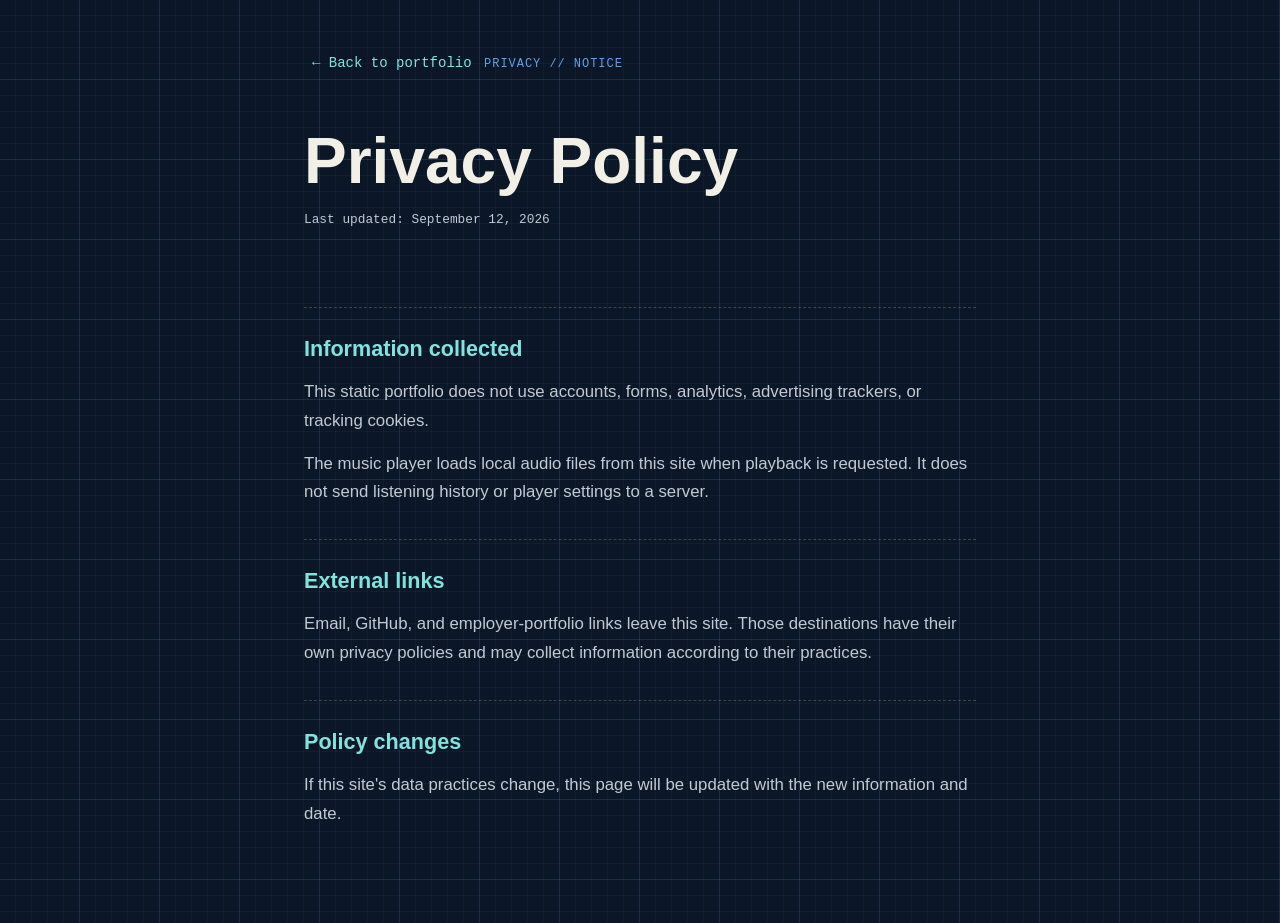
<file: site/privacy.html>
<!DOCTYPE html>
<html lang="en">
<head>
  <meta charset="UTF-8">
  <meta name="viewport" content="width=device-width, initial-scale=1.0">
  <meta name="description" content="Privacy Policy for the Living Blueprint portfolio.">
  <title>Privacy Policy | Living Blueprint</title>
  <link rel="stylesheet" href="styles.css">
</head>
<body class="privacy-page">
  <main class="privacy-container">
    <a class="privacy-back" href="index.html">← Back to portfolio</a>
    <p class="privacy-kicker">PRIVACY // NOTICE</p>
    <h1 class="privacy-title">Privacy Policy</h1>
    <p class="privacy-updated">Last updated: September 12, 2026</p>

    <section class="privacy-section" aria-labelledby="collection-title">
      <h2 id="collection-title">Information collected</h2>
      <p>This static portfolio does not use accounts, forms, analytics, advertising trackers, or tracking cookies.</p>
      <p>The music player loads local audio files from this site when playback is requested. It does not send listening history or player settings to a server.</p>
    </section>

    <section class="privacy-section" aria-labelledby="links-title">
      <h2 id="links-title">External links</h2>
      <p>Email, GitHub, and employer-portfolio links leave this site. Those destinations have their own privacy policies and may collect information according to their practices.</p>
    </section>

    <section class="privacy-section" aria-labelledby="changes-title">
      <h2 id="changes-title">Policy changes</h2>
      <p>If this site's data practices change, this page will be updated with the new information and date.</p>
    </section>
  </main>
</body>
</html>
</file>
<file: site/styles.css>
/* Living Blueprint Showcase Stylesheet */
:root {
  --bg-ink: #0B1726;
  --text-white: #F2F0E6;
  --drafting-blue: #639FE8;
  --accent-cyan: #80E3E0;
  --impact-orange: #FFB36B;
  --muted-text: #C3C9D4;

  --grid-line: rgba(99, 159, 232, 0.12);
  --grid-line-dense: rgba(99, 159, 232, 0.05);
  --border-subtle: rgba(242, 240, 230, 0.2);

  --font-sans: -apple-system, BlinkMacSystemFont, "Segoe UI", Roboto, "Helvetica Neue", Arial, sans-serif;
  --font-mono: ui-monospace, "SFMono-Regular", Menlo, Monaco, Consolas, "Liberation Mono", monospace;

  --spine-left: 2.5rem;
  --content-max-width: 1100px;
  --spotlight-x: -30rem;
  --spotlight-y: -30rem;
}

/* Box sizing and baseline */
*, *::before, *::after {
  box-sizing: border-box;
  margin: 0;
  padding: 0;
}

html {
  font-size: 16px;
  background-color: var(--bg-ink);
  color: var(--text-white);
  font-family: var(--font-sans);
  line-height: 1.6;
  scroll-behavior: smooth;
  scroll-padding-top: 5rem;
}

body {
  min-height: 100vh;
  background-color: var(--bg-ink);
  background-image:
    linear-gradient(var(--grid-line) 1px, transparent 1px),
    linear-gradient(90deg, var(--grid-line) 1px, transparent 1px),
    linear-gradient(var(--grid-line-dense) 1px, transparent 1px),
    linear-gradient(90deg, var(--grid-line-dense) 1px, transparent 1px);
  background-size: 80px 80px, 80px 80px, 16px 16px, 16px 16px;
  background-position: -1px -1px;
  position: relative;
  overflow-x: hidden;
}

@media (hover: hover) and (pointer: fine) {
  body::before {
    content: "";
    position: fixed;
    inset: 0;
    z-index: 0;
    pointer-events: none;
    opacity: 0;
    background-image:
      linear-gradient(rgba(41, 181, 255, 0.82) 1px, transparent 1px),
      linear-gradient(90deg, rgba(41, 181, 255, 0.82) 1px, transparent 1px),
      linear-gradient(rgba(41, 181, 255, 0.38) 1px, transparent 1px),
      linear-gradient(90deg, rgba(41, 181, 255, 0.38) 1px, transparent 1px);
    background-size: 80px 80px, 80px 80px, 16px 16px, 16px 16px;
    background-position: -1px -1px;
    filter: drop-shadow(0 0 5px rgba(41, 181, 255, 0.78));
    -webkit-mask-image: radial-gradient(circle 110px at var(--spotlight-x) var(--spotlight-y), #000 0%, transparent 72%);
    mask-image: radial-gradient(circle 110px at var(--spotlight-x) var(--spotlight-y), #000 0%, transparent 72%);
  }

  body.cursor-spotlight-active::before {
    opacity: 1;
  }
}

/* Body lock during intro */
body.intro-locked {
  overflow: hidden;
  touch-action: none;
}

/* Accessible Skip Link */
.skip-link {
  position: absolute;
  top: -3rem;
  left: 1rem;
  background: var(--accent-cyan);
  color: var(--bg-ink);
  padding: 0.5rem 1rem;
  font-family: var(--font-mono);
  font-weight: 700;
  font-size: 0.875rem;
  text-decoration: none;
  z-index: 10000;
  border-radius: 2px;
  transition: top 0.2s ease;
}

.skip-link:focus {
  top: 1rem;
  outline: 3px solid var(--impact-orange);
}

/* Glass soundtrack widget */
.music-widget {
  position: fixed;
  right: 1.25rem;
  bottom: 1.25rem;
  z-index: 110;
  width: min(15rem, calc(100vw - 1.5rem));
  padding: 0.45rem 0.5rem 0.4rem;
  color: var(--text-white);
  background: rgba(242, 240, 230, 0.09);
  border: 1px solid rgba(242, 240, 230, 0.38);
  border-radius: 0.75rem;
  box-shadow: 0 14px 36px rgba(0, 0, 0, 0.28), inset 0 1px rgba(242, 240, 230, 0.18);
  backdrop-filter: blur(20px) saturate(120%);
  -webkit-backdrop-filter: blur(20px) saturate(120%);
}

.music-wave {
  display: flex;
  align-items: end;
  justify-content: flex-end;
  gap: 0.12rem;
  position: absolute;
  top: 0.6rem;
  right: 0.5rem;
  height: 1.35rem;
}

.music-wave span {
  width: 0.16rem;
  height: 1rem;
  border-radius: 0.2rem;
  background: var(--text-white);
  box-shadow: 0 0 8px rgba(242, 240, 230, 0.5);
  transform: scaleY(var(--wave-level, 0.35));
  transform-origin: bottom;
}

.music-widget.is-playing .music-wave span {
  animation: music-wave 0.9s ease-in-out infinite alternate;
}

.music-widget.is-playing .music-wave span:nth-child(2n) { animation-delay: -0.3s; }
.music-widget.is-playing .music-wave span:nth-child(3n) { animation-delay: -0.6s; }

@keyframes music-wave {
  from { transform: scaleY(0.3); }
  to { transform: scaleY(1); }
}

.music-widget-header,
.music-controls {
  display: flex;
  align-items: center;
  gap: 1rem;
}

.music-widget-header {
  justify-content: center;
  min-height: 2.15rem;
}

.music-drag-handle {
  display: block;
  width: 3rem;
  height: 0.7rem;
  margin: -0.25rem auto 0.1rem;
  padding: 0.25rem 0;
  background: transparent;
  border: 0;
  cursor: grab;
  touch-action: none;
}

.music-drag-handle span {
  display: block;
  width: 2rem;
  height: 0.18rem;
  margin: auto;
  background: rgba(242, 240, 230, 0.65);
  border-radius: 999px;
}

.music-drag-handle:active { cursor: grabbing; }

.music-track,
.music-track-title,
.music-track-artist,
.music-time,
.music-status {
  font-family: var(--font-mono);
}

.music-track {
  display: flex;
  flex-direction: column;
  align-items: center;
  justify-content: center;
  min-width: 0;
  padding: 0.1rem 1.5rem;
  color: var(--text-white);
  background: transparent;
  border: 0;
  border-radius: 0.3rem;
  text-align: center;
  cursor: pointer;
}

.music-select-wrap { position: relative; }

.music-track-title {
  font-size: 0.95rem;
  font-weight: 700;
  line-height: 1.15;
}

.music-track-artist {
  margin-top: 0.15rem;
  color: var(--muted-text);
  font-size: 0.65rem;
}

.music-track-menu {
  position: absolute;
  bottom: calc(100% + 0.6rem);
  left: 50%;
  z-index: 2;
  width: max-content;
  min-width: 15rem;
  max-width: calc(100vw - 2rem);
  max-height: min(55vh, 18rem);
  overflow-y: auto;
  padding: 0.35rem;
  list-style: none;
  background: rgba(11, 23, 38, 0.92);
  border: 1px solid rgba(242, 240, 230, 0.38);
  border-radius: 0.45rem;
  box-shadow: 0 12px 28px rgba(0, 0, 0, 0.42);
  backdrop-filter: blur(18px) saturate(130%);
  -webkit-backdrop-filter: blur(18px) saturate(130%);
  opacity: 0;
  pointer-events: none;
  visibility: hidden;
  transform: translate(-50%, 1rem);
  transition: opacity 0.18s ease, transform 0.18s ease, visibility 0.18s ease;
}

.music-track-menu.is-open {
  visibility: visible;
  opacity: 1;
  pointer-events: auto;
  transform: translate(-50%, 0);
}

.music-track-menu li {
  padding: 0.55rem 0.65rem;
  color: var(--text-white);
  border-radius: 0.25rem;
  font: 0.85rem var(--font-mono);
  cursor: pointer;
}

.music-track-menu li:hover,
.music-track-menu li:focus-visible,
.music-track-menu li[aria-selected="true"] {
  color: var(--bg-ink);
  background: var(--accent-cyan);
  outline: none;
}

.music-controls {
  justify-content: center;
  gap: 0.25rem;
  margin-top: 0.25rem;
}

.music-icon-button {
  display: inline-grid;
  width: 2.4rem;
  height: 2.4rem;
  place-items: center;
  color: var(--text-white);
  background: transparent;
  border: 0;
  border-radius: 50%;
  font-size: 1.35rem;
  cursor: pointer;
}

.music-play {
  width: 2.8rem;
  height: 2.8rem;
  color: var(--bg-ink);
  background: var(--accent-cyan);
}

.music-favorite {
  font-size: 1.75rem;
}

.music-favorite.is-favorite { color: var(--impact-orange); }

.music-volume-icon {
  width: 1.2rem;
  height: 1.2rem;
  fill: none;
  stroke: currentColor;
  stroke-linecap: round;
  stroke-linejoin: round;
  stroke-width: 1.8;
}

.music-icon-button.is-muted { color: var(--muted-text); }

.music-icon-button:hover { color: var(--accent-cyan); }
.music-play:hover { color: var(--bg-ink); }

.music-progress-row {
  display: grid;
  grid-template-columns: auto 1fr auto;
  align-items: center;
  gap: 0.45rem;
  margin-top: 0.45rem;
}

.music-time {
  min-width: 2.6rem;
  color: var(--text-white);
  font-size: 0.75rem;
  text-align: center;
}

.music-progress {
  width: 100%;
  height: 1.2rem;
  margin: 0;
  accent-color: var(--text-white);
  cursor: pointer;
}

.music-progress:disabled { opacity: 0.65; cursor: default; }

.music-progress::-webkit-slider-runnable-track {
  height: 0.35rem;
  background: rgba(242, 240, 230, 0.65);
  border-radius: 999px;
}

.music-progress::-webkit-slider-thumb {
  width: 0.8rem;
  height: 0.8rem;
  margin-top: -0.225rem;
  background: var(--text-white);
  border: 0;
  border-radius: 50%;
  -webkit-appearance: none;
}

.music-progress::-moz-range-track {
  height: 0.35rem;
  background: rgba(242, 240, 230, 0.65);
  border-radius: 999px;
}

.music-progress::-moz-range-progress {
  height: 0.35rem;
  background: var(--text-white);
  border-radius: 999px;
}

.music-progress::-moz-range-thumb {
  width: 0.8rem;
  height: 0.8rem;
  background: var(--text-white);
  border: 0;
  border-radius: 50%;
}

.music-audio { display: none; }

.sr-only {
  position: absolute;
  width: 1px;
  height: 1px;
  padding: 0;
  margin: -1px;
  overflow: hidden;
  clip: rect(0, 0, 0, 0);
  white-space: nowrap;
  border: 0;
}

/* Accessible focus visible outlines */
:focus-visible {
  outline: 3px solid var(--accent-cyan);
  outline-offset: 3px;
}

/* Intro Overlay - hidden by default unless .has-intro is added */
.intro-overlay {
  display: none;
}

.has-intro .intro-overlay {
  display: flex;
  position: fixed;
  inset: 0;
  z-index: 9999;
  background-color: var(--bg-ink);
  align-items: center;
  justify-content: center;
  pointer-events: all;
  opacity: 1;
  transition: opacity 0.5s ease;
}

/* Fail-open CSS fallback: guarantees release by 5s even if JS crashes */
.has-intro .intro-overlay {
  animation: intro-css-fallback 5s forwards;
}

@keyframes intro-css-fallback {
  0%, 88% {
    opacity: 1;
    pointer-events: all;
    visibility: visible;
  }
  98% {
    opacity: 0;
    pointer-events: none;
    visibility: hidden;
  }
  100% {
    display: none;
    opacity: 0;
    pointer-events: none;
    visibility: hidden;
  }
}

/* Intro Stage & Elements */
.intro-stage {
  position: relative;
  width: 320px;
  height: 320px;
  display: flex;
  align-items: center;
  justify-content: center;
}

.intro-grid-layer {
  position: absolute;
  inset: 0;
  border: 1px dashed var(--drafting-blue);
  opacity: 0.4;
}

.intro-foundation-block {
  position: absolute;
  top: 160px;
  left: 120px;
  width: 80px;
  height: 44px;
  border: 2px solid var(--text-white);
  background: rgba(99, 159, 232, 0.1);
  display: flex;
  align-items: center;
  justify-content: center;
  opacity: 0;
  transform: scale(0.92);
  transition: opacity 0.4s ease, transform 0.4s ease;
}

.block-label {
  font-family: var(--font-mono);
  font-size: 0.65rem;
  color: var(--drafting-blue);
  letter-spacing: 0.05em;
}

.intro-hammer-wrap {
  position: absolute;
  top: 60px;
  left: 135px;
  width: 120px;
  height: 120px;
  transform-origin: 92px 92px;
  transform: translate(50px, -50px) rotate(-35deg);
  opacity: 0;
  transition: transform 0.28s cubic-bezier(0.2, 0.8, 0.2, 1), opacity 0.25s ease;
}

.intro-hammer-img {
  display: block;
  width: 100%;
  height: 100%;
}

/* Impact strokes burst */
.intro-impact-burst {
  position: absolute;
  top: 152px;
  left: 132px;
  width: 36px;
  height: 36px;
  pointer-events: none;
}

.impact-stroke {
  position: absolute;
  background-color: var(--impact-orange);
  box-shadow: 0 0 6px var(--impact-orange);
  opacity: 0;
  border-radius: 2px;
  transition: opacity 0.15s ease, transform 0.15s ease;
}

.stroke-1 {
  top: 4px;
  left: 0px;
  width: 14px;
  height: 3px;
  transform: rotate(-35deg) scale(0.6);
}

.stroke-2 {
  top: -6px;
  left: 12px;
  width: 16px;
  height: 3px;
  transform: rotate(45deg) scale(0.6);
}

.stroke-3 {
  top: 10px;
  left: 18px;
  width: 12px;
  height: 3px;
  transform: rotate(85deg) scale(0.6);
}

/* Connection line drawing out from strike */
.intro-connection-line {
  position: absolute;
  top: 204px;
  left: 160px;
  width: 2px;
  height: 0;
  background-color: var(--drafting-blue);
  box-shadow: 0 0 6px rgba(99, 159, 232, 0.6);
  opacity: 0;
  transition: height 0.8s ease-out, opacity 0.3s ease;
}

/* Storyboard Phase Classes */
.intro-overlay.phase-init .intro-foundation-block {
  opacity: 1;
  transform: scale(1);
}

.intro-overlay.phase-enter .intro-foundation-block,
.intro-overlay.phase-strike .intro-foundation-block,
.intro-overlay.phase-line .intro-foundation-block,
.intro-overlay.phase-withdraw .intro-foundation-block {
  opacity: 1;
  transform: scale(1);
}

.intro-overlay.phase-enter .intro-hammer-wrap {
  opacity: 1;
  transform: translate(20px, -15px) rotate(-35deg);
}

.intro-overlay.phase-strike .intro-hammer-wrap {
  opacity: 1;
  transform: translate(-10px, 35px) rotate(8deg) scale(0.98);
}

.intro-overlay.phase-strike .stroke-1,
.intro-overlay.phase-strike .stroke-2,
.intro-overlay.phase-strike .stroke-3 {
  opacity: 1;
  transform: scale(1.3);
}

.intro-overlay.phase-line .intro-hammer-wrap {
  opacity: 1;
  transform: translate(0px, 5px) rotate(-5deg);
}

.intro-overlay.phase-line .intro-connection-line {
  opacity: 1;
  height: 116px;
}

.intro-overlay.phase-withdraw .intro-hammer-wrap {
  opacity: 0;
  transform: translate(50px, -50px) rotate(-35deg);
}

.intro-overlay.phase-withdraw .intro-connection-line {
  opacity: 1;
  height: 116px;
}

.intro-overlay.phase-release {
  opacity: 0 !important;
  pointer-events: none !important;
}

/* State when intro is cleared */
.intro-finished .intro-overlay {
  display: none !important;
  opacity: 0 !important;
  pointer-events: none !important;
}

/* Main Story Flow with Continuous Blueprint Spine inside container */
.story-container {
  max-width: var(--content-max-width);
  margin: 0 auto;
  padding: 3rem 1.5rem 6rem;
  position: relative;
}

.blueprint-spine {
  position: absolute;
  left: var(--spine-left);
  top: 0;
  bottom: 0;
  width: 2px;
  pointer-events: none;
  z-index: 10;
}

.spine-line {
  width: 100%;
  height: 100%;
  background: linear-gradient(
    to bottom,
    transparent 0px,
    var(--drafting-blue) 4rem,
    var(--drafting-blue) calc(100% - 4rem),
    transparent 100%
  );
  opacity: 0.8;
}

.chapter {
  position: relative;
  margin-bottom: 5.5rem;
  padding-left: 4.5rem;
  scroll-margin-top: 6rem;
}

/* Chapter markers connecting cleanly to spine */
.chapter-marker {
  position: absolute;
  left: calc(var(--spine-left) - 5px);
  top: 0.35rem;
  display: flex;
  align-items: center;
}

.marker-dot {
  width: 12px;
  height: 12px;
  border-radius: 50%;
  background-color: var(--bg-ink);
  border: 2px solid var(--accent-cyan);
  box-shadow: 0 0 8px rgba(128, 227, 224, 0.4);
}

.chapter-content {
  max-width: 780px;
}

.chapter-header-rule {
  display: flex;
  align-items: center;
  gap: 0.75rem;
  margin-bottom: 0.75rem;
  flex-wrap: wrap;
}

.marker-coord {
  font-family: var(--font-mono);
  font-size: 0.75rem;
  color: var(--drafting-blue);
  letter-spacing: 0.08em;
  white-space: nowrap;
}

.rule-divider {
  color: var(--border-subtle);
  font-size: 0.75rem;
}

.rule-tag {
  font-family: var(--font-mono);
  font-size: 0.75rem;
  letter-spacing: 0.06em;
  color: var(--drafting-blue);
}

.chapter-title {
  font-size: clamp(1.75rem, 4vw, 2.5rem);
  font-weight: 700;
  color: var(--text-white);
  line-height: 1.25;
  margin-bottom: 1.25rem;
  letter-spacing: -0.02em;
}

.chapter-body {
  font-size: 1.125rem;
  color: var(--muted-text);
  line-height: 1.7;
}

/* Chapter 1: Spark Specifics */
.chapter-spark {
  margin-top: 1rem;
}

.spark-heading-group {
  position: relative;
}

.foundation-anchor {
  width: 32px;
  height: 4px;
  background-color: var(--impact-orange);
  margin-bottom: 1rem;
}

.hero-name {
  font-size: clamp(2.5rem, 6vw, 4.25rem);
  font-weight: 800;
  letter-spacing: -0.03em;
  line-height: 1.1;
  color: var(--text-white);
  margin-bottom: 0.5rem;
}

.hero-subtitle {
  font-family: var(--font-mono);
  font-size: clamp(1rem, 2.5vw, 1.35rem);
  font-weight: 600;
  color: var(--accent-cyan);
  letter-spacing: 0.04em;
  margin-bottom: 1.5rem;
}

.hero-lead {
  font-size: clamp(1.15rem, 2.5vw, 1.5rem);
  color: var(--text-white);
  line-height: 1.5;
  max-width: 680px;
  border-left: 2px solid var(--drafting-blue);
  padding-left: 1rem;
  overflow-wrap: break-word;
  word-break: normal;
}

.hero-award {
  max-width: 680px;
  margin-top: 1.5rem;
  padding: 0.75rem 1rem;
  border-left: 2px solid var(--impact-orange);
  color: var(--muted-text);
  font-family: var(--font-mono);
  font-size: 0.85rem;
  line-height: 1.6;
}

.hero-award span:first-child { color: var(--impact-orange); }
.hero-award .award-project { color: var(--accent-cyan); }

/* Chapter 2: Problem Drafting Annotations */
.drafting-annotations {
  margin-top: 2rem;
  padding: 1rem;
  border: 1px dashed var(--drafting-blue);
  background: rgba(99, 159, 232, 0.04);
  display: inline-flex;
  flex-direction: column;
  gap: 0.35rem;
}

.annotation-badge {
  font-family: var(--font-mono);
  font-size: 0.75rem;
  font-weight: 700;
  color: var(--impact-orange);
}

.annotation-dim {
  font-family: var(--font-mono);
  font-size: 0.75rem;
  color: var(--drafting-blue);
}

/* Chapter 3: editorial project slider */
.project-intro { margin-bottom: 1.5rem; }

.project-carousel { margin-top: 1.75rem; }

.project-carousel-topline,
.project-controls {
  display: flex;
  align-items: center;
  justify-content: space-between;
  gap: 0.75rem;
}

.project-carousel-topline {
  padding-bottom: 0.75rem;
  border-bottom: 1px solid var(--border-subtle);
}

.project-count,
.project-control,
.project-meta,
.project-note,
.project-scroll-hint {
  font-family: var(--font-mono);
}

.project-count {
  color: var(--accent-cyan);
  font-size: 0.85rem;
  font-variant-numeric: tabular-nums;
}

.project-count span { color: var(--muted-text); }

.project-controls { justify-content: flex-end; }

.project-control {
  min-width: 44px;
  min-height: 44px;
  padding: 0.45rem 0.65rem;
  border: 1px solid var(--drafting-blue);
  border-radius: 2px;
  color: var(--text-white);
  background: rgba(99, 159, 232, 0.06);
  font-size: 0.75rem;
  cursor: pointer;
  transition: background-color 0.18s ease, border-color 0.18s ease;
}

.project-control:hover:not([aria-disabled="true"]) {
  border-color: var(--accent-cyan);
  background: rgba(128, 227, 224, 0.12);
}

.project-control[aria-disabled="true"] { opacity: 0.45; }

.project-track {
  display: flex;
  gap: 1.25rem;
  overflow-x: auto;
  padding: 1.25rem 0.15rem 1.5rem;
  overscroll-behavior-inline: contain;
  scroll-snap-type: x mandatory;
  scroll-padding-inline: 0.15rem;
  scrollbar-color: var(--drafting-blue) rgba(242, 240, 230, 0.08);
  scrollbar-width: thin;
  touch-action: pan-x;
}

.project-track:focus-visible {
  outline: 2px solid var(--accent-cyan);
  outline-offset: 3px;
}

.project-slide {
  position: relative;
  display: flex;
  flex: 0 0 min(100%, 23rem);
  flex-direction: column;
  align-items: flex-start;
  min-height: 18rem;
  padding: 1rem 0.75rem 0.75rem 1rem;
  border-top: 1px solid var(--drafting-blue);
  scroll-snap-align: start;
  scroll-snap-stop: always;
}

.project-slide::before {
  position: absolute;
  top: -1px;
  left: 0;
  width: 2.5rem;
  height: 2px;
  background: var(--accent-cyan);
  content: "";
}

.project-meta {
  margin-bottom: 1rem;
  color: var(--drafting-blue);
  font-size: 0.7rem;
  letter-spacing: 0.04em;
  line-height: 1.5;
}

.project-slide h3 {
  margin-bottom: 0.6rem;
  color: var(--text-white);
  font-size: clamp(1.25rem, 2.5vw, 1.55rem);
  line-height: 1.25;
}

.project-slide > p:not(.project-meta):not(.project-note) {
  color: var(--muted-text);
  font-size: 1rem;
  line-height: 1.65;
}

.project-slide .project-note {
  margin-top: auto;
  padding-top: 1rem;
  color: var(--accent-cyan);
  font-size: 0.72rem;
  line-height: 1.6;
}

.project-slide:first-child .project-note { color: var(--impact-orange); }

.project-scroll-hint {
  color: var(--drafting-blue);
  font-size: 0.68rem;
  letter-spacing: 0.06em;
}

/* Chapter 4: Method Sequential Steps */
.method-steps-list {
  list-style: none;
  margin-top: 2rem;
  display: grid;
  grid-template-columns: repeat(auto-fit, minmax(240px, 1fr));
  gap: 1.5rem;
}

.method-step-item {
  border: 1px solid var(--border-subtle);
  padding: 1.25rem;
  background: rgba(99, 159, 232, 0.02);
  display: flex;
  flex-direction: column;
  gap: 0.75rem;
  transition: border-color 0.2s ease;
}

.method-step-item:hover {
  border-color: var(--drafting-blue);
}

.step-num {
  font-family: var(--font-mono);
  font-size: 1.5rem;
  font-weight: 800;
  color: var(--accent-cyan);
}

.step-desc strong {
  display: block;
  font-family: var(--font-mono);
  font-size: 0.875rem;
  color: var(--text-white);
  letter-spacing: 0.06em;
  margin-bottom: 0.35rem;
}

.step-desc p {
  font-size: 0.95rem;
  color: var(--muted-text);
  line-height: 1.5;
}

/* Chapter 5: Next Build Contact Actions */
.contact-links-group {
  margin-top: 2rem;
  display: flex;
  flex-wrap: wrap;
  gap: 1.25rem;
}

.contact-link {
  display: flex;
  flex-direction: column;
  padding: 1rem 1.5rem;
  text-decoration: none;
  border-radius: 2px;
  min-width: 200px;
  transition: transform 0.2s ease, border-color 0.2s ease, background 0.2s ease;
}

.contact-link .link-label {
  font-family: var(--font-mono);
  font-size: 0.95rem;
  font-weight: 700;
  letter-spacing: 0.04em;
}

.contact-link .link-detail {
  font-family: var(--font-mono);
  font-size: 0.8rem;
  margin-top: 0.25rem;
}

.contact-link.action-primary {
  background-color: var(--accent-cyan);
  color: var(--bg-ink);
  border: 2px solid var(--accent-cyan);
}

.contact-link.action-primary .link-detail {
  color: #061c28;
}

.contact-link.action-primary:hover {
  background-color: #9cf0ee;
  border-color: #9cf0ee;
  transform: translateY(-2px);
}

.contact-link.action-secondary {
  background-color: rgba(99, 159, 232, 0.08);
  color: var(--text-white);
  border: 1px solid var(--drafting-blue);
}

.contact-link.action-secondary .link-detail {
  color: var(--drafting-blue);
}

.contact-link.action-secondary:hover {
  border-color: var(--accent-cyan);
  background-color: rgba(128, 227, 224, 0.1);
  transform: translateY(-2px);
}

/* Minimal footer */
.site-footer {
  border-top: 1px solid var(--border-subtle);
  padding: 1.25rem 1.5rem;
  background-color: rgba(11, 23, 38, 0.95);
  text-align: center;
}

.privacy-link,
.privacy-back {
  font-family: var(--font-mono);
  font-size: 0.875rem;
  color: var(--accent-cyan);
  text-decoration: none;
  padding: 0.25rem 0.5rem;
}

.privacy-link:hover,
.privacy-back:hover {
  text-decoration: underline;
}

.privacy-container {
  max-width: 720px;
  min-height: 100vh;
  margin: 0 auto;
  padding: 3rem 1.5rem 5rem;
}

.privacy-back,
.privacy-kicker,
.privacy-updated {
  display: inline-block;
}

.privacy-back { margin-bottom: 3rem; }
.privacy-kicker {
  margin-bottom: 0.75rem;
  color: var(--drafting-blue);
  font: 0.75rem var(--font-mono);
  letter-spacing: 0.08em;
}

.privacy-title {
  margin-bottom: 0.5rem;
  color: var(--text-white);
  font-size: clamp(2.2rem, 6vw, 4rem);
  line-height: 1.1;
}

.privacy-updated {
  margin-bottom: 3rem;
  color: var(--muted-text);
  font: 0.8rem var(--font-mono);
}

.privacy-section {
  margin-top: 2rem;
  padding-top: 1.5rem;
  border-top: 1px dashed var(--border-subtle);
}

.privacy-section h2 {
  margin-bottom: 0.75rem;
  color: var(--accent-cyan);
  font-size: 1.35rem;
}

.privacy-section p {
  margin-bottom: 0.9rem;
  color: var(--muted-text);
  font-size: 1.05rem;
  line-height: 1.7;
}

/* Responsive & Mobile Layout */
@media (max-width: 768px) {
  :root {
    --spine-left: 1rem;
  }

  .story-container {
    padding: 2rem 1rem 4rem;
  }

  .chapter {
    padding-left: 2rem;
    margin-bottom: 4rem;
  }

  .chapter-marker {
    left: calc(var(--spine-left) - 5px);
  }

  .chapter-title {
    font-size: clamp(1.4rem, 5vw, 1.85rem);
    word-break: break-word;
    overflow-wrap: break-word;
  }

  .chapter-header-rule {
    display: flex;
    flex-direction: column;
    align-items: flex-start;
    gap: 0.2rem;
    margin-bottom: 0.5rem;
  }

  .rule-divider {
    display: none;
  }

  .marker-coord, .rule-tag {
    font-size: 0.7rem;
    letter-spacing: 0.05em;
  }

  .hero-lead {
    font-size: 1.05rem;
    padding-left: 0.75rem;
  }

  .project-slide { flex-basis: min(86vw, 23rem); }

  .contact-link {
    width: 100%;
  }

  .music-widget {
    right: 0.75rem;
    bottom: max(0.75rem, env(safe-area-inset-bottom));
    width: calc(100vw - 1.5rem);
    padding: 1rem 0.9rem 0.85rem;
  }

  .music-wave {
    top: 0.9rem;
    right: 0.9rem;
  }

  .music-track {
    min-width: 11rem;
  }

  .music-track-title {
    font-size: 1.15rem;
  }

  .music-controls {
    gap: 0.25rem;
  }
}

/* Ultra-narrow / 320px viewport support */
@media (max-width: 380px) {
  :root {
    --spine-left: 0.5rem;
  }

  .story-container {
    padding: 1.5rem 0.75rem 3rem;
  }

  .chapter {
    padding-left: 1.25rem;
  }

  .hero-name {
    font-size: 1.5rem;
    line-height: 1.15;
  }

  .hero-subtitle {
    font-size: 0.875rem;
  }

  .hero-lead {
    font-size: 0.95rem;
    padding-left: 0.5rem;
  }

  .hero-award { padding-left: 0.65rem; font-size: 0.75rem; }

  .chapter-title {
    font-size: 1.25rem;
  }

}

/* Reduced Motion Mode */
@media (prefers-reduced-motion: reduce) {
  html {
    scroll-behavior: auto;
  }

  .intro-overlay {
    display: none !important;
    animation: none !important;
  }

  *, *::before, *::after {
    animation-duration: 0.001ms !important;
    animation-iteration-count: 1 !important;
    transition-duration: 0.001ms !important;
  }

  .music-widget.is-playing .music-wave span {
    animation: none !important;
    transform: scaleY(0.35);
  }
}
</file>
